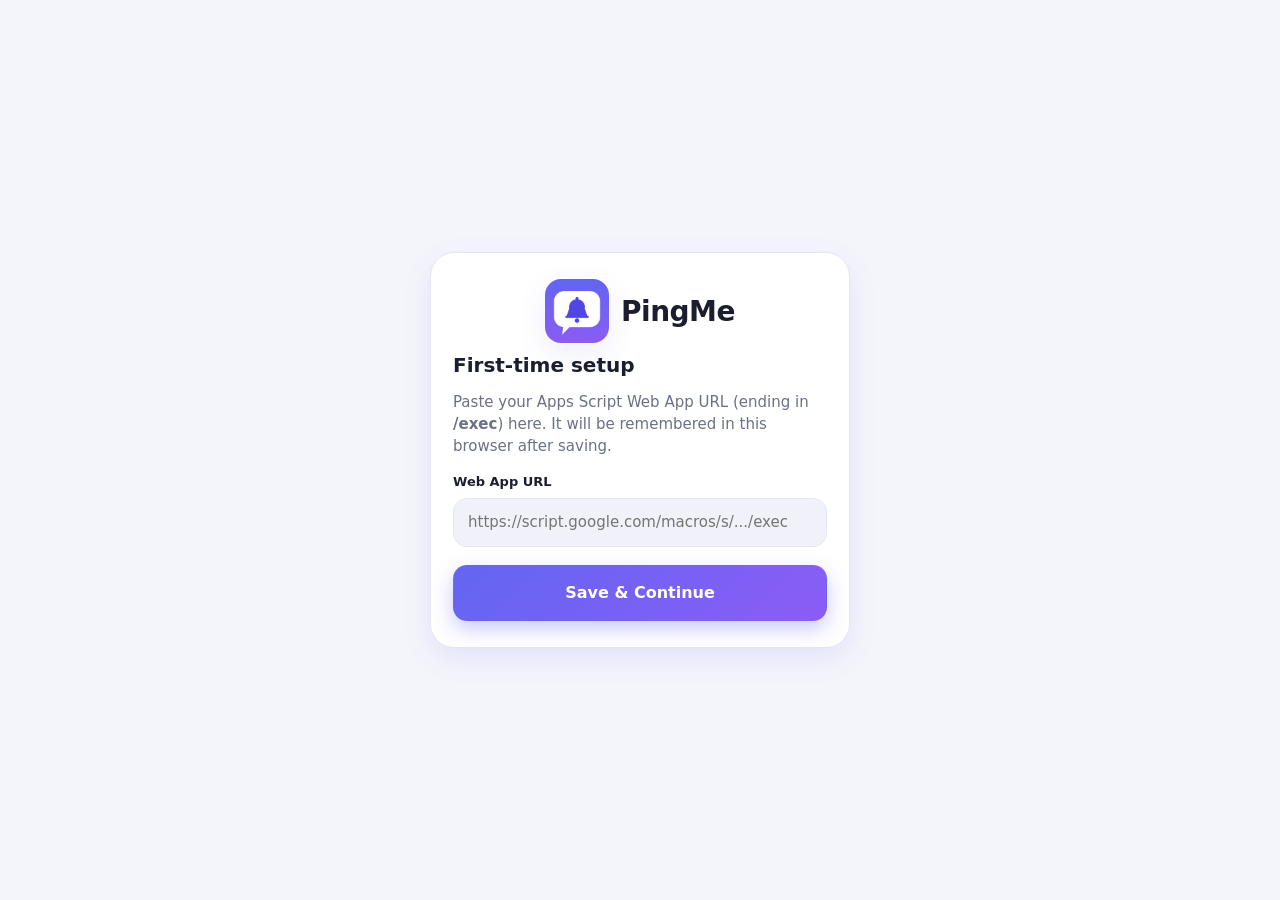
<file: index.html>
<!DOCTYPE html>
<html lang="en" data-theme="light">
<head>
<meta charset="UTF-8">
<meta name="viewport" content="width=device-width, initial-scale=1, viewport-fit=cover">
<title>PingMe</title>
<meta name="description" content="Send instant or scheduled push notifications to your connected friends.">
<meta name="theme-color" content="#6366f1">
<link rel="manifest" href="manifest.json">
<link rel="icon" type="image/png" href="icons/favicon.png">
<link rel="apple-touch-icon" href="icons/icon-192x192.png">
<meta name="apple-mobile-web-app-capable" content="yes">
<meta name="mobile-web-app-capable" content="yes">
<meta name="apple-mobile-web-app-title" content="PingMe">
<link rel="stylesheet" href="style.css">
<script>
  /* Theme flash se bachne ke liye sabse pehle set karo */
  (function () {
    try {
      var t = localStorage.getItem('theme');
      if (!t) t = window.matchMedia && matchMedia('(prefers-color-scheme: dark)').matches ? 'dark' : 'light';
      document.documentElement.setAttribute('data-theme', t);
    } catch (e) {}
  })();
</script>
</head>
<body>

<div id="offlineBar" class="offline-bar hidden">You're offline — showing saved data</div>

<!-- ============ BACKEND URL SETUP (sirf jab URL na ho) ============ -->
<section id="setupScreen" class="screen hidden">
  <div class="auth-card">
    <div class="brand"><img src="icons/icon-192x192.png" alt="" width="64" height="64"><h1>PingMe</h1></div>
    <h2>First-time setup</h2>
    <p class="muted">Paste your Apps Script Web App URL (ending in <b>/exec</b>) here. It will be remembered in this browser after saving.</p>
    <label for="setupUrl">Web App URL</label>
    <input id="setupUrl" type="url" placeholder="https://script.google.com/macros/s/.../exec" autocomplete="off">
    <button class="btn primary block" id="setupSave">Save & Continue</button>
    <div class="msg" id="setupMsg"></div>
  </div>
</section>

<!-- ============ LOGIN / REGISTER ============ -->
<section id="authScreen" class="screen hidden">
  <div class="auth-card">
    <div class="brand"><img src="icons/icon-192x192.png" alt="" width="64" height="64"><h1>PingMe</h1></div>
    <p class="muted center">Send notifications straight to your friends' phones.</p>

    <div class="seg" id="authTabs" role="tablist">
      <button class="seg-btn active" data-auth="login" role="tab">Login</button>
      <button class="seg-btn" data-auth="register" role="tab">New User</button>
    </div>

    <form id="authForm" autocomplete="on" novalidate>
      <div id="nameRow" class="hidden">
        <label for="fName">Your name</label>
        <input id="fName" type="text" maxlength="40" placeholder="e.g. Praveen" autocomplete="name">
      </div>
      <label for="fUser">User ID</label>
      <input id="fUser" type="text" maxlength="20" placeholder="only a-z, 0-9, _  (3-20)" autocomplete="username" autocapitalize="none" spellcheck="false">
      <label for="fPass">Password</label>
      <input id="fPass" type="password" maxlength="100" placeholder="at least 6 characters" autocomplete="current-password">
      <button class="btn primary block" id="authSubmit" type="submit">Login</button>
    </form>
    <div class="msg" id="authMsg"></div>
    <button class="link" id="changeBackend" type="button">Change backend URL</button>
  </div>
</section>

<!-- ============ MAIN APP ============ -->
<div id="appShell" class="app hidden">
  <aside class="sidebar">
    <div class="brand small"><img src="icons/icon-192x192.png" alt="" width="36" height="36"><span>PingMe</span></div>
    <nav class="nav" id="sideNav"></nav>
    <div class="side-foot">
      <div class="me-chip" id="meChip"></div>
    </div>
  </aside>

  <main class="main">
    <header class="topbar">
      <h2 id="pageTitle">Dashboard</h2>
      <div class="top-actions">
        <button class="icon-btn" id="refreshBtn" title="Refresh" aria-label="Refresh"></button>
        <button class="icon-btn" id="themeBtn" title="Dark / Light" aria-label="Theme"></button>
      </div>
    </header>
    <div id="view" class="view"></div>
  </main>

  <nav class="bottomnav" id="bottomNav"></nav>
</div>

<!-- ============ MODAL (schedule popup etc.) ============ -->
<div id="modal" class="modal hidden" role="dialog" aria-modal="true">
  <div class="modal-card" id="modalCard"></div>
</div>

<div id="toast" class="toast"></div>

<script src="script.js"></script>
</body>
</html>
</file>
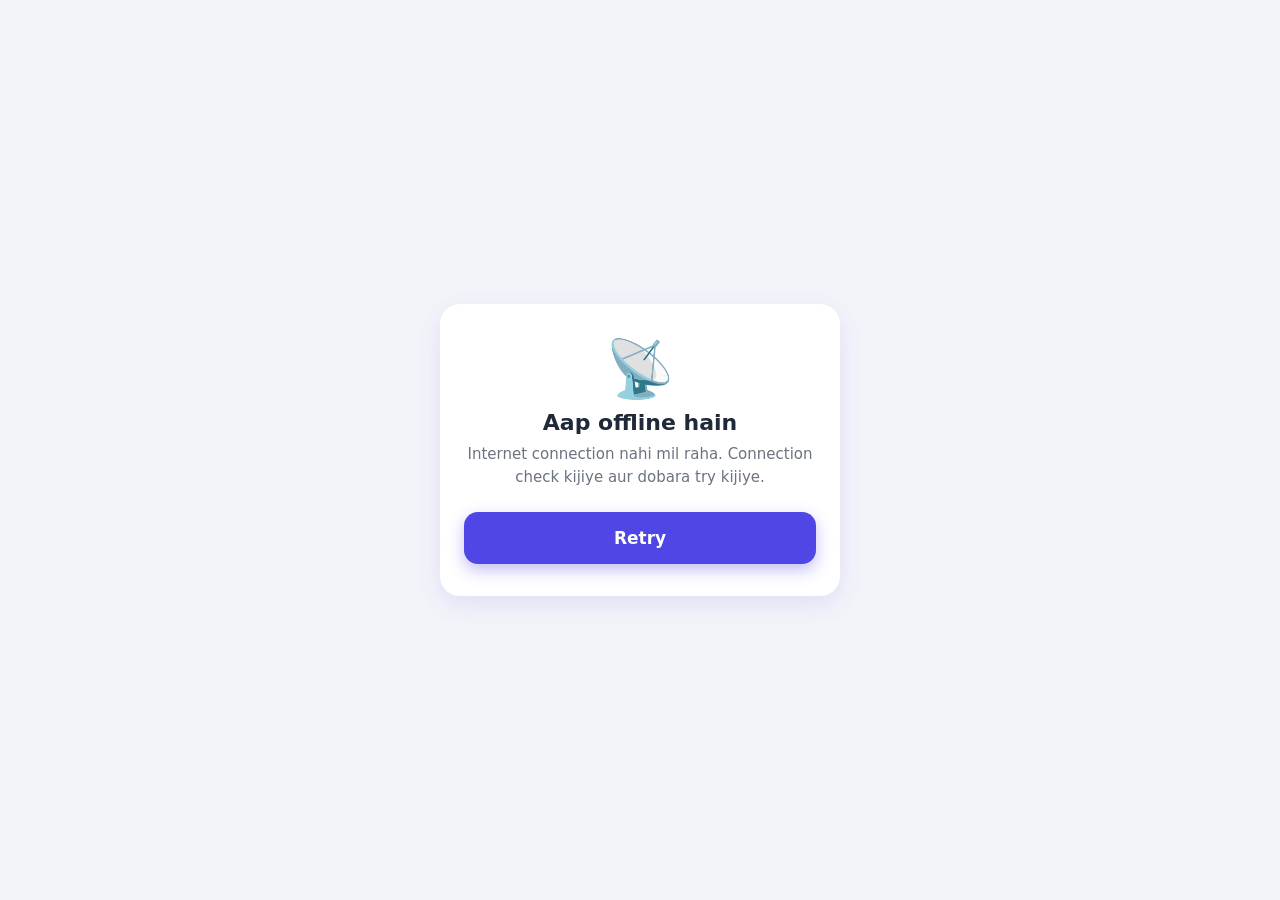
<file: offline.html>
<!DOCTYPE html>
<html lang="hi">
<head>
<meta charset="UTF-8">
<meta name="viewport" content="width=device-width, initial-scale=1">
<title>Offline — Notify App</title>
<meta name="theme-color" content="#4f46e5">
<style>
  /* Offline page: simple aur halka, koi external file nahi */
  *{box-sizing:border-box}
  body{
    margin:0;min-height:100vh;display:flex;align-items:center;justify-content:center;
    background:#f3f4f9;color:#1f2937;padding:20px;
    font-family:system-ui,-apple-system,"Segoe UI",Roboto,sans-serif;
  }
  .card{
    width:100%;max-width:400px;background:#fff;border-radius:20px;padding:32px 24px;
    text-align:center;box-shadow:0 8px 24px rgba(79,70,229,.12);
  }
  .icon{font-size:56px;margin-bottom:8px}
  h1{margin:0 0 8px;font-size:22px}
  p{margin:0 0 24px;color:#6b7280;font-size:15px;line-height:1.5}
  button{
    width:100%;padding:16px;border:0;border-radius:14px;background:#4f46e5;color:#fff;
    font:inherit;font-size:17px;font-weight:600;cursor:pointer;
    box-shadow:0 6px 16px rgba(79,70,229,.35);
  }
  button:active{transform:scale(.97)}
</style>
</head>
<body>
  <div class="card">
    <div class="icon">📡</div>
    <h1>Aap offline hain</h1>
    <p>Internet connection nahi mil raha. Connection check kijiye aur dobara try kijiye.</p>
    <!-- Dubara load karne ka button -->
    <button onclick="location.href='/'">Retry</button>
  </div>
  <script>
    // Internet wapas aate hi apne aap main page par chale jao
    window.addEventListener('online', function(){ location.href = '/'; });
  </script>
</body>
</html>
</file>
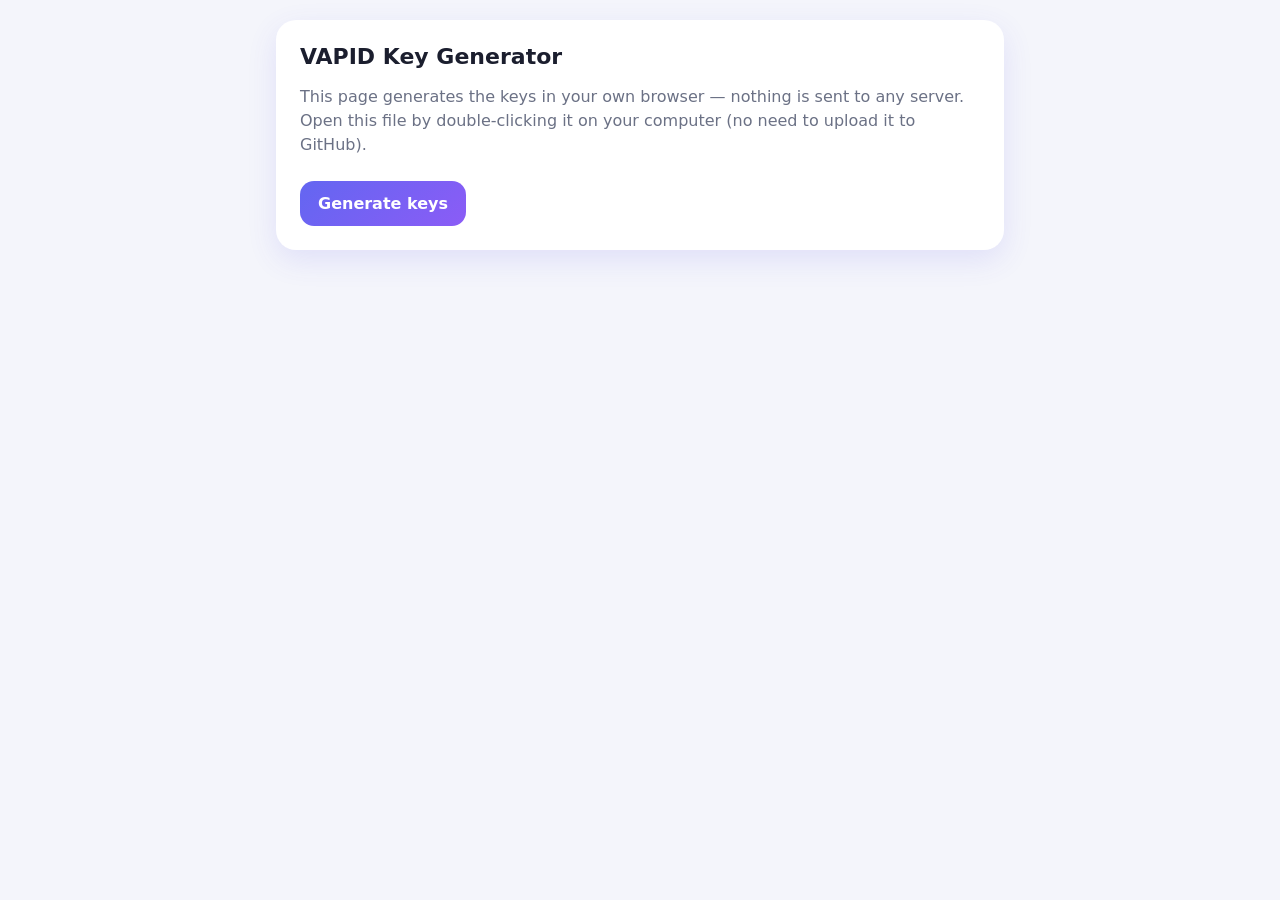
<file: vapid-generator.html>
<!DOCTYPE html>
<html lang="en">
<head>
<meta charset="UTF-8">
<meta name="viewport" content="width=device-width, initial-scale=1">
<title>VAPID Key Generator — PingMe</title>
<style>
  body{margin:0;background:#f4f5fb;color:#1b1e2e;font-family:system-ui,-apple-system,"Segoe UI",Roboto,sans-serif;padding:20px}
  .card{max-width:680px;margin:0 auto;background:#fff;border-radius:20px;padding:24px;box-shadow:0 10px 30px rgba(79,70,229,.12)}
  h1{margin:0 0 6px;font-size:22px}
  p{color:#6b7185;line-height:1.5}
  button{font:inherit;font-weight:600;border:0;border-radius:14px;padding:13px 18px;cursor:pointer;background:linear-gradient(135deg,#6366f1,#8b5cf6);color:#fff;margin-top:8px}
  button.sm{padding:7px 12px;font-size:13px;margin:0 0 0 8px;background:#eef0ff;color:#4f46e5}
  label{display:flex;align-items:center;justify-content:space-between;font-weight:700;margin:18px 0 6px}
  textarea{width:100%;box-sizing:border-box;border:1.5px solid #e4e6f2;border-radius:12px;padding:12px;font-family:ui-monospace,Menlo,Consolas,monospace;font-size:13px;word-break:break-all;background:#f8f8fd;resize:none}
  .warn{background:#fef3c7;color:#92400e;border-radius:12px;padding:12px 14px;margin-top:16px;font-size:14px}
  .ok{color:#16a34a;font-weight:600;margin-top:10px}
</style>
</head>
<body>
<div class="card">
  <h1>VAPID Key Generator</h1>
  <p>This page generates the keys in your own browser — nothing is sent to any server. Open this file by double-clicking it on your computer (no need to upload it to GitHub).</p>
  <button id="gen">Generate keys</button>
  <div id="out" style="display:none">
    <label>Public Key <span><button class="sm" data-copy="pub">Copy</button></span></label>
    <textarea id="pub" rows="3" readonly></textarea>
    <label>Private Key (SECRET) <span><button class="sm" data-copy="priv">Copy</button></span></label>
    <textarea id="priv" rows="2" readonly></textarea>
    <div class="ok" id="note"></div>
    <div class="warn"><b>Put these in Code.gs:</b><br>
      <code>VAPID_PUBLIC_KEY</code> = the Public Key above<br>
      <code>VAPID_PRIVATE_KEY</code> = the Private Key above<br><br>
      <b>Never share the Private Key</b> and never upload it to GitHub. Both keys must come from the same pair — do not mix keys generated at different times.</div>
  </div>
</div>
<script>
  function b64u(buf){var s='',b=new Uint8Array(buf);for(var i=0;i<b.length;i++)s+=String.fromCharCode(b[i]);return btoa(s).replace(/\+/g,'-').replace(/\//g,'_').replace(/=+$/,'');}
  function fromB64u(s){s=s.replace(/-/g,'+').replace(/_/g,'/');while(s.length%4)s+='=';var r=atob(s),a=new Uint8Array(r.length);for(var i=0;i<r.length;i++)a[i]=r.charCodeAt(i);return a;}
  document.getElementById('gen').addEventListener('click', async function(){
    try{
      var kp = await crypto.subtle.generateKey({name:'ECDSA',namedCurve:'P-256'}, true, ['sign','verify']);
      var jwk = await crypto.subtle.exportKey('jwk', kp.privateKey);
      var x = fromB64u(jwk.x), y = fromB64u(jwk.y);
      var pub = new Uint8Array(65); pub[0]=4; pub.set(x,1); pub.set(y,33);
      document.getElementById('pub').value = b64u(pub);
      document.getElementById('priv').value = jwk.d;
      document.getElementById('out').style.display='block';
      document.getElementById('note').textContent = 'Keys generated. Paste both into Code.gs.';
    }catch(e){ alert('Could not generate keys in this browser: '+e.message+'\nUse the latest Chrome/Edge.'); }
  });
  document.addEventListener('click', function(e){
    var b = e.target.closest('[data-copy]'); if(!b) return;
    var t = document.getElementById(b.dataset.copy); t.select();
    try{ navigator.clipboard.writeText(t.value); }catch(x){ document.execCommand('copy'); }
    b.textContent='Copied'; setTimeout(function(){b.textContent='Copy';},1500);
  });
</script>
</body>
</html>
</file>
<file: style.css>
/* =====================================================================
   PingMe — styles  (mobile-first, Light + Dark theme)
   ===================================================================== */
:root {
  --bg: #f4f5fb;
  --surface: #ffffff;
  --surface-2: #f0f1f9;
  --text: #1b1e2e;
  --muted: #6b7185;
  --border: #e4e6f2;
  --primary: #6366f1;
  --primary-2: #8b5cf6;
  --primary-ink: #ffffff;
  --ok: #16a34a;
  --warn: #d97706;
  --err: #dc2626;
  --info: #2563eb;
  --bubble: #eef0ff;
  --shadow: 0 10px 30px rgba(79, 70, 229, .10);
  --radius: 18px;
  --nav-h: 64px;
}
:root[data-theme="dark"] {
  --bg: #0f1220;
  --surface: #181c2f;
  --surface-2: #20253c;
  --text: #eef0fb;
  --muted: #9aa1bd;
  --border: #2a3050;
  --bubble: #232a4a;
  --shadow: 0 10px 30px rgba(0, 0, 0, .35);
}

* { box-sizing: border-box; -webkit-tap-highlight-color: transparent; }
html, body { margin: 0; padding: 0; min-height: 100%; }
body {
  background: var(--bg); color: var(--text);
  font-family: system-ui, -apple-system, "Segoe UI", Roboto, "Noto Sans", "Noto Sans Devanagari", sans-serif;
  font-size: 15px; line-height: 1.45;
  transition: background .2s, color .2s;
}
h1, h2, h3, h4 { margin: 0; line-height: 1.2; }
button { font: inherit; color: inherit; cursor: pointer; border: 0; background: none; }
input, textarea, select { font: inherit; color: var(--text); }
.hidden { display: none !important; }
.center { text-align: center; }
.muted { color: var(--muted); }
.small { font-size: 12.5px; }

svg.i { width: 20px; height: 20px; stroke: currentColor; fill: none; stroke-width: 2; stroke-linecap: round; stroke-linejoin: round; flex: none; }

/* ---------- Auth / setup screens ---------- */
.screen { min-height: 100vh; display: flex; align-items: center; justify-content: center; padding: 20px 16px; }
.auth-card {
  width: 100%; max-width: 420px; background: var(--surface); border-radius: 24px; padding: 26px 22px;
  box-shadow: var(--shadow); border: 1px solid var(--border);
}
.brand { display: flex; align-items: center; justify-content: center; gap: 12px; margin-bottom: 10px; }
.brand img { border-radius: 16px; box-shadow: var(--shadow); }
.brand h1 { font-size: 28px; letter-spacing: -.5px; }
.auth-card h2 { margin: 8px 0 6px; font-size: 20px; }
.auth-card form { margin-top: 14px; }
.link { display: block; margin: 16px auto 0; color: var(--muted); font-size: 12.5px; text-decoration: underline; }

label { display: block; font-size: 13px; font-weight: 600; margin: 14px 0 6px; }
input[type=text], input[type=password], input[type=url], input[type=date], input[type=time], input[type=search], textarea, select {
  width: 100%; padding: 13px 14px; border-radius: 14px; border: 1.5px solid var(--border);
  background: var(--surface-2); outline: none; transition: border-color .15s, background .15s;
}
input:focus, textarea:focus, select:focus { border-color: var(--primary); background: var(--surface); }
textarea { resize: vertical; min-height: 96px; }

.msg { margin-top: 14px; padding: 11px 13px; border-radius: 12px; font-size: 13.5px; display: none; word-break: break-word; }
.msg.show { display: block; }
.msg.err { background: rgba(220, 38, 38, .12); color: var(--err); }
.msg.ok { background: rgba(22, 163, 74, .13); color: var(--ok); }
.msg.info { background: rgba(37, 99, 235, .12); color: var(--info); }
.msg.warn { background: rgba(217, 119, 6, .14); color: var(--warn); }

/* ---------- Buttons ---------- */
.btn {
  display: inline-flex; align-items: center; justify-content: center; gap: 8px;
  padding: 12px 18px; border-radius: 14px; font-weight: 600; background: var(--surface-2); border: 1px solid var(--border);
  transition: transform .1s, filter .15s;
}
.btn:active { transform: scale(.97); }
.btn:disabled { opacity: .55; cursor: not-allowed; transform: none; }
.btn.primary { background: linear-gradient(135deg, var(--primary), var(--primary-2)); color: var(--primary-ink); border-color: transparent; box-shadow: 0 8px 20px rgba(99, 102, 241, .35); }
.btn.danger { color: var(--err); }
.btn.block { width: 100%; margin-top: 18px; padding: 15px; font-size: 16px; }
.btn.sm { padding: 8px 12px; font-size: 13px; border-radius: 11px; }
.icon-btn { width: 40px; height: 40px; border-radius: 12px; display: inline-flex; align-items: center; justify-content: center; background: var(--surface); border: 1px solid var(--border); }
.icon-btn:active { transform: scale(.94); }

/* ---------- Segmented control ---------- */
.seg { display: flex; gap: 4px; background: var(--surface-2); padding: 4px; border-radius: 14px; margin: 16px 0 4px; }
.seg-btn { flex: 1; padding: 10px 8px; border-radius: 11px; font-weight: 600; font-size: 14px; color: var(--muted); }
.seg-btn.active { background: var(--surface); color: var(--primary); box-shadow: 0 2px 8px rgba(0, 0, 0, .08); }

/* ---------- App layout ---------- */
.app { min-height: 100vh; display: flex; }
.sidebar {
  display: none; width: 240px; flex: none; background: var(--surface); border-right: 1px solid var(--border);
  padding: 20px 14px; position: sticky; top: 0; height: 100vh; flex-direction: column;
}
.brand.small { justify-content: flex-start; margin: 0 8px 22px; font-weight: 800; font-size: 20px; }
.brand.small img { border-radius: 10px; box-shadow: none; }
.nav { display: flex; flex-direction: column; gap: 4px; }
.nav button {
  display: flex; align-items: center; gap: 12px; padding: 12px 14px; border-radius: 14px; font-weight: 600; color: var(--muted); text-align: left; position: relative;
}
.nav button.active { background: linear-gradient(135deg, rgba(99, 102, 241, .16), rgba(139, 92, 246, .16)); color: var(--primary); }
.side-foot { margin-top: auto; }
.me-chip { display: flex; align-items: center; gap: 10px; padding: 10px; border-radius: 14px; background: var(--surface-2); }

.main { flex: 1; min-width: 0; padding-bottom: calc(var(--nav-h) + 24px + env(safe-area-inset-bottom)); }
.topbar {
  position: sticky; top: 0; z-index: 5; display: flex; align-items: center; justify-content: space-between;
  padding: calc(14px + env(safe-area-inset-top)) 16px 12px; background: color-mix(in srgb, var(--bg) 88%, transparent); backdrop-filter: blur(10px);
}
.topbar h2 { font-size: 22px; letter-spacing: -.3px; }
.top-actions { display: flex; gap: 8px; }
.view { padding: 4px 16px 24px; max-width: 880px; margin: 0 auto; }

.bottomnav {
  position: fixed; left: 0; right: 0; bottom: 0; z-index: 10; display: flex; height: calc(var(--nav-h) + env(safe-area-inset-bottom));
  padding-bottom: env(safe-area-inset-bottom); background: var(--surface); border-top: 1px solid var(--border);
}
.bottomnav button { flex: 1; display: flex; flex-direction: column; align-items: center; justify-content: center; gap: 3px; font-size: 11px; font-weight: 600; color: var(--muted); position: relative; }
.bottomnav button.active { color: var(--primary); }
.badge-dot { position: absolute; top: 7px; left: calc(50% + 6px); min-width: 17px; height: 17px; padding: 0 5px; border-radius: 9px; background: var(--err); color: #fff; font-size: 10.5px; line-height: 17px; text-align: center; }
.nav .badge-dot { position: static; margin-left: auto; }

@media (min-width: 900px) {
  .sidebar { display: flex; }
  .bottomnav { display: none; }
  .main { padding-bottom: 24px; }
  .view { padding: 4px 28px 32px; }
  .topbar { padding: 20px 28px 12px; }
}

/* ---------- Cards / grids ---------- */
.card { background: var(--surface); border: 1px solid var(--border); border-radius: var(--radius); padding: 16px; box-shadow: var(--shadow); margin-bottom: 14px; }
.card h3 { font-size: 16px; margin-bottom: 4px; }
.card-head { display: flex; align-items: center; justify-content: space-between; gap: 10px; margin-bottom: 10px; }
.hero {
  background: linear-gradient(135deg, var(--primary), var(--primary-2)); color: #fff; border: 0;
  display: flex; align-items: center; justify-content: space-between; gap: 12px; flex-wrap: wrap;
}
.hero h3 { font-size: 20px; }
.hero p { margin: 4px 0 0; opacity: .9; }
.hero .btn { background: rgba(255, 255, 255, .18); color: #fff; border-color: rgba(255, 255, 255, .3); }

.stats { display: grid; grid-template-columns: repeat(2, 1fr); gap: 12px; margin-bottom: 14px; }
.stat { background: var(--surface); border: 1px solid var(--border); border-radius: var(--radius); padding: 14px; box-shadow: var(--shadow); }
.stat .ico { width: 38px; height: 38px; border-radius: 12px; display: flex; align-items: center; justify-content: center; margin-bottom: 10px; color: #fff; }
.stat .num { font-size: 28px; font-weight: 800; letter-spacing: -.5px; }
.stat .lbl { color: var(--muted); font-size: 12.5px; font-weight: 600; }
.c1 { background: linear-gradient(135deg, #6366f1, #8b5cf6); } .c2 { background: linear-gradient(135deg, #10b981, #34d399); }
.c3 { background: linear-gradient(135deg, #3b82f6, #60a5fa); } .c4 { background: linear-gradient(135deg, #f59e0b, #fbbf24); }
.c5 { background: linear-gradient(135deg, #ec4899, #f472b6); }
@media (min-width: 640px) { .stats { grid-template-columns: repeat(3, 1fr); } }
@media (min-width: 1000px) { .stats { grid-template-columns: repeat(5, 1fr); } }

/* ---------- Lists ---------- */
.list { display: flex; flex-direction: column; }
.row { display: flex; align-items: center; gap: 12px; padding: 12px 4px; border-bottom: 1px solid var(--border); }
.row:last-child { border-bottom: 0; }
.avatar { width: 42px; height: 42px; border-radius: 50%; display: flex; align-items: center; justify-content: center; font-weight: 800; color: #fff; flex: none; background: linear-gradient(135deg, #6366f1, #8b5cf6); }
.row .grow { flex: 1; min-width: 0; }
.row .title { font-weight: 700; overflow: hidden; text-overflow: ellipsis; white-space: nowrap; }
.row .sub { color: var(--muted); font-size: 12.5px; overflow: hidden; text-overflow: ellipsis; white-space: nowrap; }
.row .acts { display: flex; gap: 6px; flex: none; }
.empty { text-align: center; color: var(--muted); padding: 26px 10px; }

.chip { display: inline-flex; align-items: center; gap: 6px; padding: 6px 12px; border-radius: 999px; background: var(--surface-2); border: 1px solid var(--border); font-size: 13px; font-weight: 600; cursor: pointer; }
.chip:active { transform: scale(.96); }
.chips { display: flex; flex-wrap: wrap; gap: 8px; margin: 8px 0 4px; }

.pill { display: inline-block; padding: 2px 9px; border-radius: 999px; font-size: 11.5px; font-weight: 700; }
.pill.sent { background: rgba(37, 99, 235, .14); color: var(--info); }
.pill.delivered { background: rgba(22, 163, 74, .14); color: var(--ok); }
.pill.read { background: rgba(139, 92, 246, .18); color: var(--primary-2); }
.pill.queued, .pill.pending, .pill.sending { background: rgba(217, 119, 6, .16); color: var(--warn); }
.pill.failed, .pill.cancelled { background: rgba(220, 38, 38, .13); color: var(--err); }

/* ---------- Compose ---------- */
.pick { display: flex; flex-direction: column; gap: 8px; max-height: 260px; overflow: auto; padding: 2px; }
.pick label.opt { display: flex; align-items: center; gap: 12px; margin: 0; padding: 10px 12px; border: 1.5px solid var(--border); border-radius: 14px; background: var(--surface-2); cursor: pointer; font-weight: 600; }
.pick label.opt.sel { border-color: var(--primary); background: var(--bubble); }
.pick input { width: 18px; height: 18px; accent-color: var(--primary); flex: none; }
.pick .avatar { width: 34px; height: 34px; font-size: 14px; }
.counter { text-align: right; font-size: 12px; color: var(--muted); margin-top: 4px; }

/* ---------- History bubbles ---------- */
.bubble-row { display: flex; gap: 10px; padding: 12px 2px; border-bottom: 1px solid var(--border); }
.bubble-row:last-child { border-bottom: 0; }
.bubble-row.unread .bubble { border-left: 4px solid var(--primary); }
.bubble { flex: 1; min-width: 0; background: var(--bubble); border-radius: 4px 16px 16px 16px; padding: 10px 12px; }
.bubble .who { font-weight: 700; font-size: 13.5px; display: flex; justify-content: space-between; gap: 8px; }
.bubble .txt { margin: 4px 0 6px; white-space: pre-wrap; word-break: break-word; }
.bubble .meta { display: flex; flex-wrap: wrap; gap: 8px; align-items: center; color: var(--muted); font-size: 12px; }
.bubble .del { margin-left: auto; color: var(--err); display: inline-flex; padding: 4px; border-radius: 8px; }

/* ---------- Modal / toast ---------- */
.modal { position: fixed; inset: 0; z-index: 50; background: rgba(8, 10, 24, .55); display: flex; align-items: flex-end; justify-content: center; padding: 0; backdrop-filter: blur(3px); }
.modal-card { width: 100%; max-width: 460px; background: var(--surface); border-radius: 24px 24px 0 0; padding: 22px 20px calc(22px + env(safe-area-inset-bottom)); box-shadow: 0 -10px 40px rgba(0, 0, 0, .25); animation: up .2s ease-out; }
@media (min-width: 640px) { .modal { align-items: center; padding: 20px; } .modal-card { border-radius: 24px; } }
@keyframes up { from { transform: translateY(24px); opacity: 0; } to { transform: none; opacity: 1; } }
.modal-card h3 { font-size: 19px; margin-bottom: 4px; }
.modal-actions { display: flex; gap: 10px; margin-top: 18px; }
.modal-actions .btn { flex: 1; }
.two { display: grid; grid-template-columns: 1fr 1fr; gap: 10px; }

.toast { position: fixed; left: 50%; bottom: calc(var(--nav-h) + 24px + env(safe-area-inset-bottom)); transform: translate(-50%, 20px); background: #1b1e2e; color: #fff; padding: 12px 18px; border-radius: 14px; font-size: 14px; max-width: 90vw; opacity: 0; pointer-events: none; transition: all .25s; z-index: 80; text-align: center; }
.toast.show { opacity: 1; transform: translate(-50%, 0); }
.toast.err { background: #b91c1c; }
@media (min-width: 900px) { .toast { bottom: 28px; } }

.offline-bar { position: sticky; top: 0; z-index: 60; background: #b45309; color: #fff; text-align: center; font-size: 13px; padding: 6px 10px; }
.kv { display: flex; justify-content: space-between; gap: 12px; padding: 10px 0; border-bottom: 1px solid var(--border); }
.kv:last-child { border-bottom: 0; }
.search-box { position: relative; }
.search-box svg { position: absolute; left: 13px; top: 50%; transform: translateY(-50%); color: var(--muted); }
.search-box input { padding-left: 42px; }

.grow { flex: 1; min-width: 0; }
.me-chip .title { font-weight: 700; overflow: hidden; text-overflow: ellipsis; white-space: nowrap; }
.spin svg { animation: spin .8s linear infinite; }
@keyframes spin { to { transform: rotate(360deg); } }

.check { display: flex; align-items: center; gap: 10px; margin: 14px 0 6px; font-weight: 600; cursor: pointer; }
.check input { width: 18px; height: 18px; accent-color: var(--primary); }
.rp-box { background: var(--surface-2); border: 1px solid var(--border); border-radius: 14px; padding: 12px; margin-top: 6px; }
.rp-row { display: flex; align-items: center; gap: 8px; flex-wrap: wrap; margin: 6px 0; }
.rp-row input, .rp-row select { width: auto; min-width: 70px; padding: 9px 10px; }
.rp-row input[type=number] { width: 84px; }
.rp-row input[type=date] { width: auto; }
svg.i.sm { width: 12px; height: 12px; vertical-align: -1px; }
.pill svg.i { stroke-width: 2.5; }
</file>
